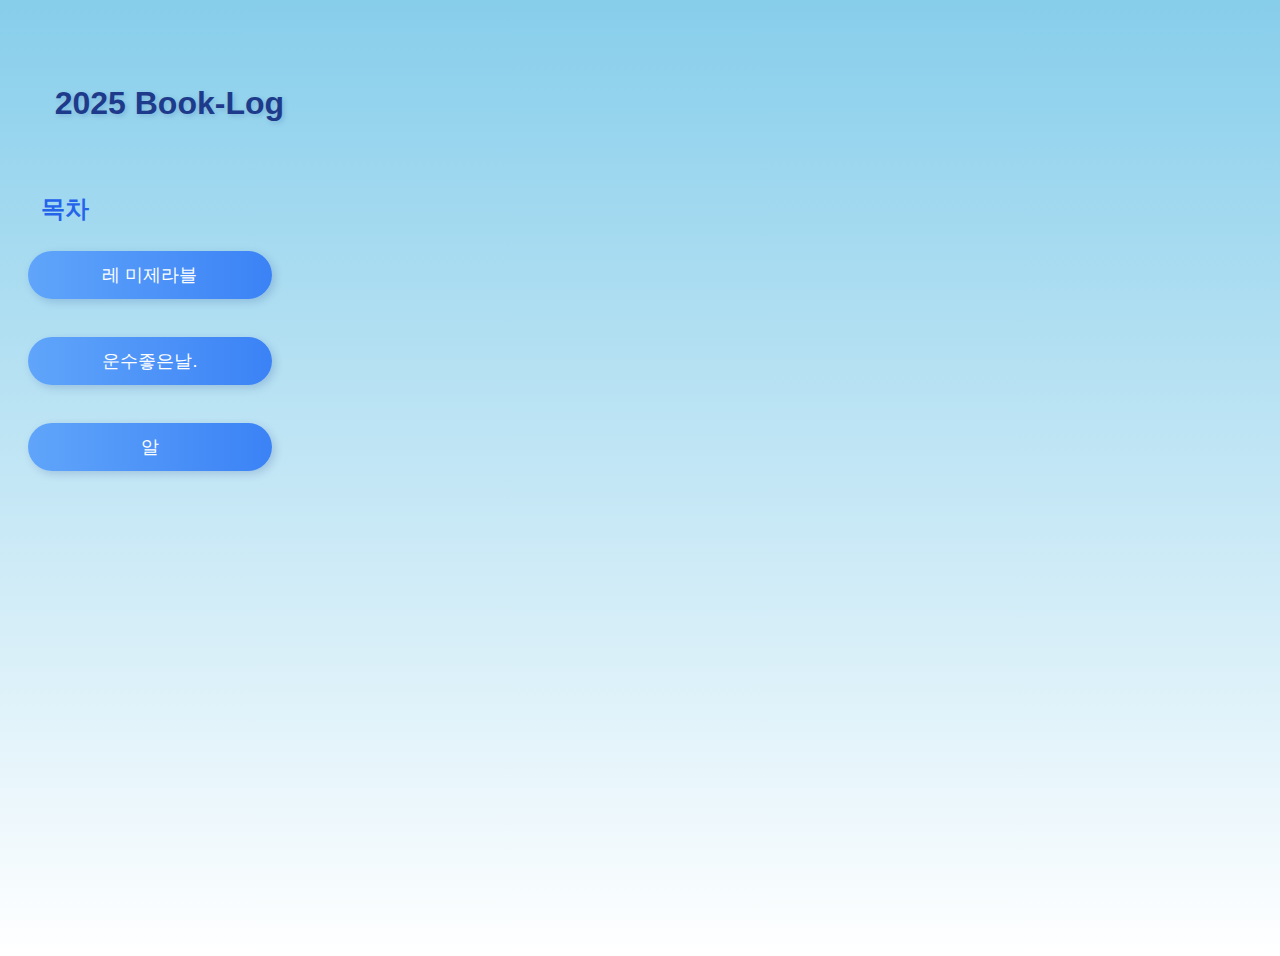
<file: index.html>
<!DOCTYPE html>
<html>
<head>
    <title>My Reading Log</title>
    <link rel="stylesheet" type="text/css" href="styles.css">
</head>
<body>
<br><br>
<h1>&nbsp;&nbsp; 2025 Book-Log</h1>
<br><br>
<h2>&nbsp;&nbsp;목차</h2>
<p></p>
<!-- 하이퍼링크를 버튼처럼 스타일링 -->
<p>
    <a href="fpalwpfkqmf.html" class="button">레 미제라블</a><br><br>
    <a href="mrkim.html" class="button">운수좋은날.</a><br><br>
    <a href="egg.html" class="button">알</a><br><br>
</p>
</body>
</html>
</file>
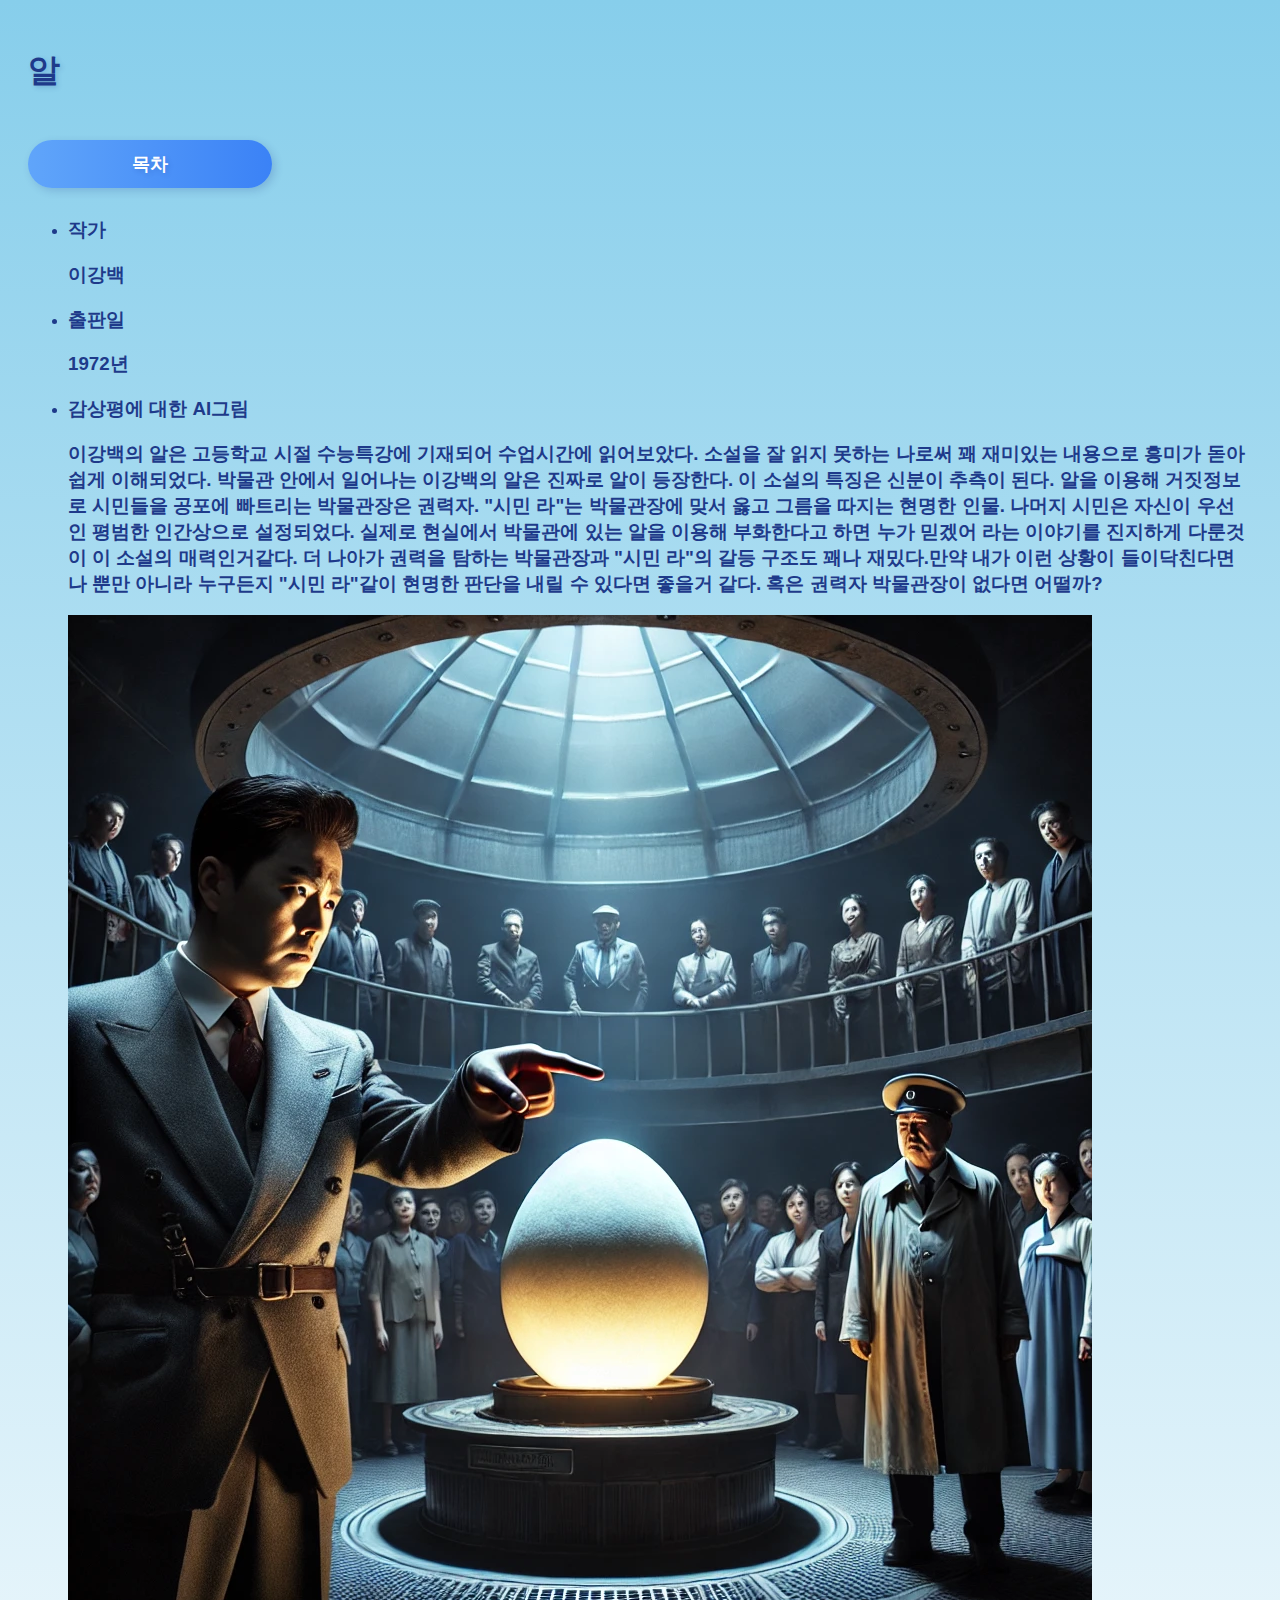
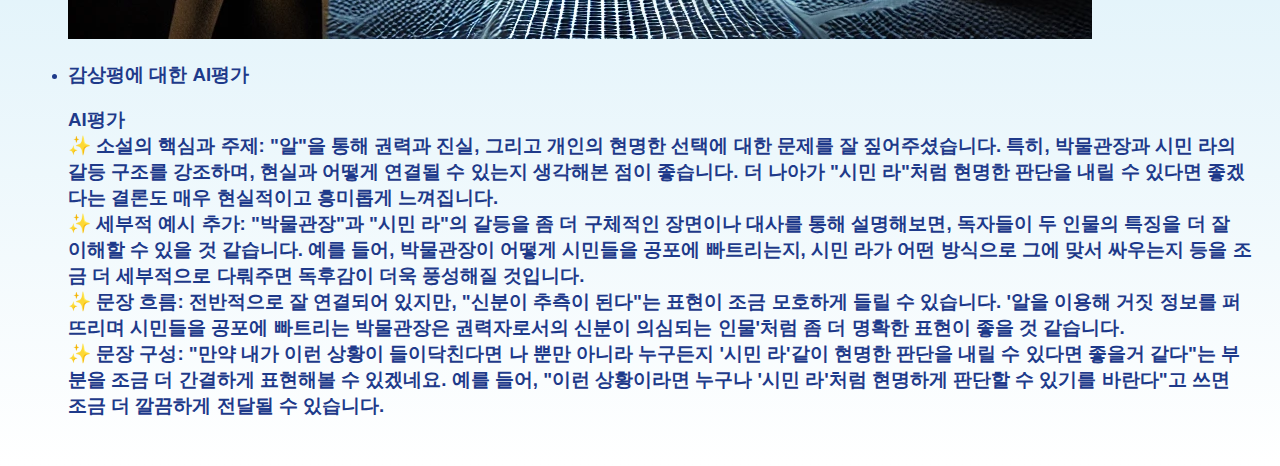
<file: egg.html>
<!DOCTYPE html>
<html>
<head>
    <title>알</title>
    <link rel="stylesheet" type="text/css" href="styles.css">
</head>
<body>

<h1>
    알<br><br>
    <a href="index.html" class="button">목차</a>
</h1>
<ul>
    <li><h3>작가</h3></li>
    <h3>이강백</h3>
    <li><h3>출판일</h3></li>
    <h3>1972년</h3>
    <li><h3>감상평에 대한 AI그림</h3></li>
    <h3>이강백의 알은 고등학교 시절 수능특강에 기재되어 수업시간에 읽어보았다. 소설을 잘 읽지 못하는 나로써 꽤 재미있는 내용으로 흥미가 돋아 쉽게 이해되었다. 박물관 안에서 일어나는 이강백의 알은 진짜로 알이 등장한다. 이 소설의 특징은 신분이 추측이 된다. 알을 이용해 거짓정보로 시민들을 공포에 빠트리는 박물관장은 권력자. "시민 라"는 박물관장에 맞서 옳고 그름을 따지는 현명한 인물. 나머지 시민은 자신이 우선인 평범한 인간상으로 설정되었다. 실제로 현실에서 박물관에 있는 알을 이용해 부화한다고 하면 누가 믿겠어 라는 이야기를 진지하게 다룬것이 이 소설의 매력인거같다. 더 나아가 권력을 탐하는 박물관장과 "시민 라"의 갈등 구조도 꽤나 재밌다.만약 내가 이런 상황이 들이닥친다면 나 뿐만 아니라 누구든지 "시민 라"같이 현명한 판단을 내릴 수 있다면 좋을거 같다. 혹은 권력자 박물관장이 없다면 어떨까?<br> 
    </h3>
    <img src="egg.webp" alt=egg">
    <li><h3>감상평에 대한 AI평가</h3></li>
    <h3>          AI평가<br>
        &#10024; 소설의 핵심과 주제: "알"을 통해 권력과 진실, 그리고 개인의 현명한 선택에 대한 문제를 잘 짚어주셨습니다. 특히, 박물관장과 시민 라의 갈등 구조를 강조하며, 현실과 어떻게 연결될 수 있는지 생각해본 점이 좋습니다. 더 나아가 "시민 라"처럼 현명한 판단을 내릴 수 있다면 좋겠다는 결론도 매우 현실적이고 흥미롭게 느껴집니다.<br>
        &#10024; 세부적 예시 추가: "박물관장"과 "시민 라"의 갈등을 좀 더 구체적인 장면이나 대사를 통해 설명해보면, 독자들이 두 인물의 특징을 더 잘 이해할 수 있을 것 같습니다. 예를 들어, 박물관장이 어떻게 시민들을 공포에 빠트리는지, 시민 라가 어떤 방식으로 그에 맞서 싸우는지 등을 조금 더 세부적으로 다뤄주면 독후감이 더욱 풍성해질 것입니다.<br>
        &#10024; 문장 흐름: 전반적으로 잘 연결되어 있지만, "신분이 추측이 된다"는 표현이 조금 모호하게 들릴 수 있습니다. '알을 이용해 거짓 정보를 퍼뜨리며 시민들을 공포에 빠트리는 박물관장은 권력자로서의 신분이 의심되는 인물'처럼 좀 더 명확한 표현이 좋을 것 같습니다.<br>
        &#10024; 문장 구성: "만약 내가 이런 상황이 들이닥친다면 나 뿐만 아니라 누구든지 '시민 라'같이 현명한 판단을 내릴 수 있다면 좋을거 같다"는 부분을 조금 더 간결하게 표현해볼 수 있겠네요. 예를 들어, "이런 상황이라면 누구나 '시민 라'처럼 현명하게 판단할 수 있기를 바란다"고 쓰면 조금 더 깔끔하게 전달될 수 있습니다.<br>
    </h3>
</ul>

</body>
</html>
</file>
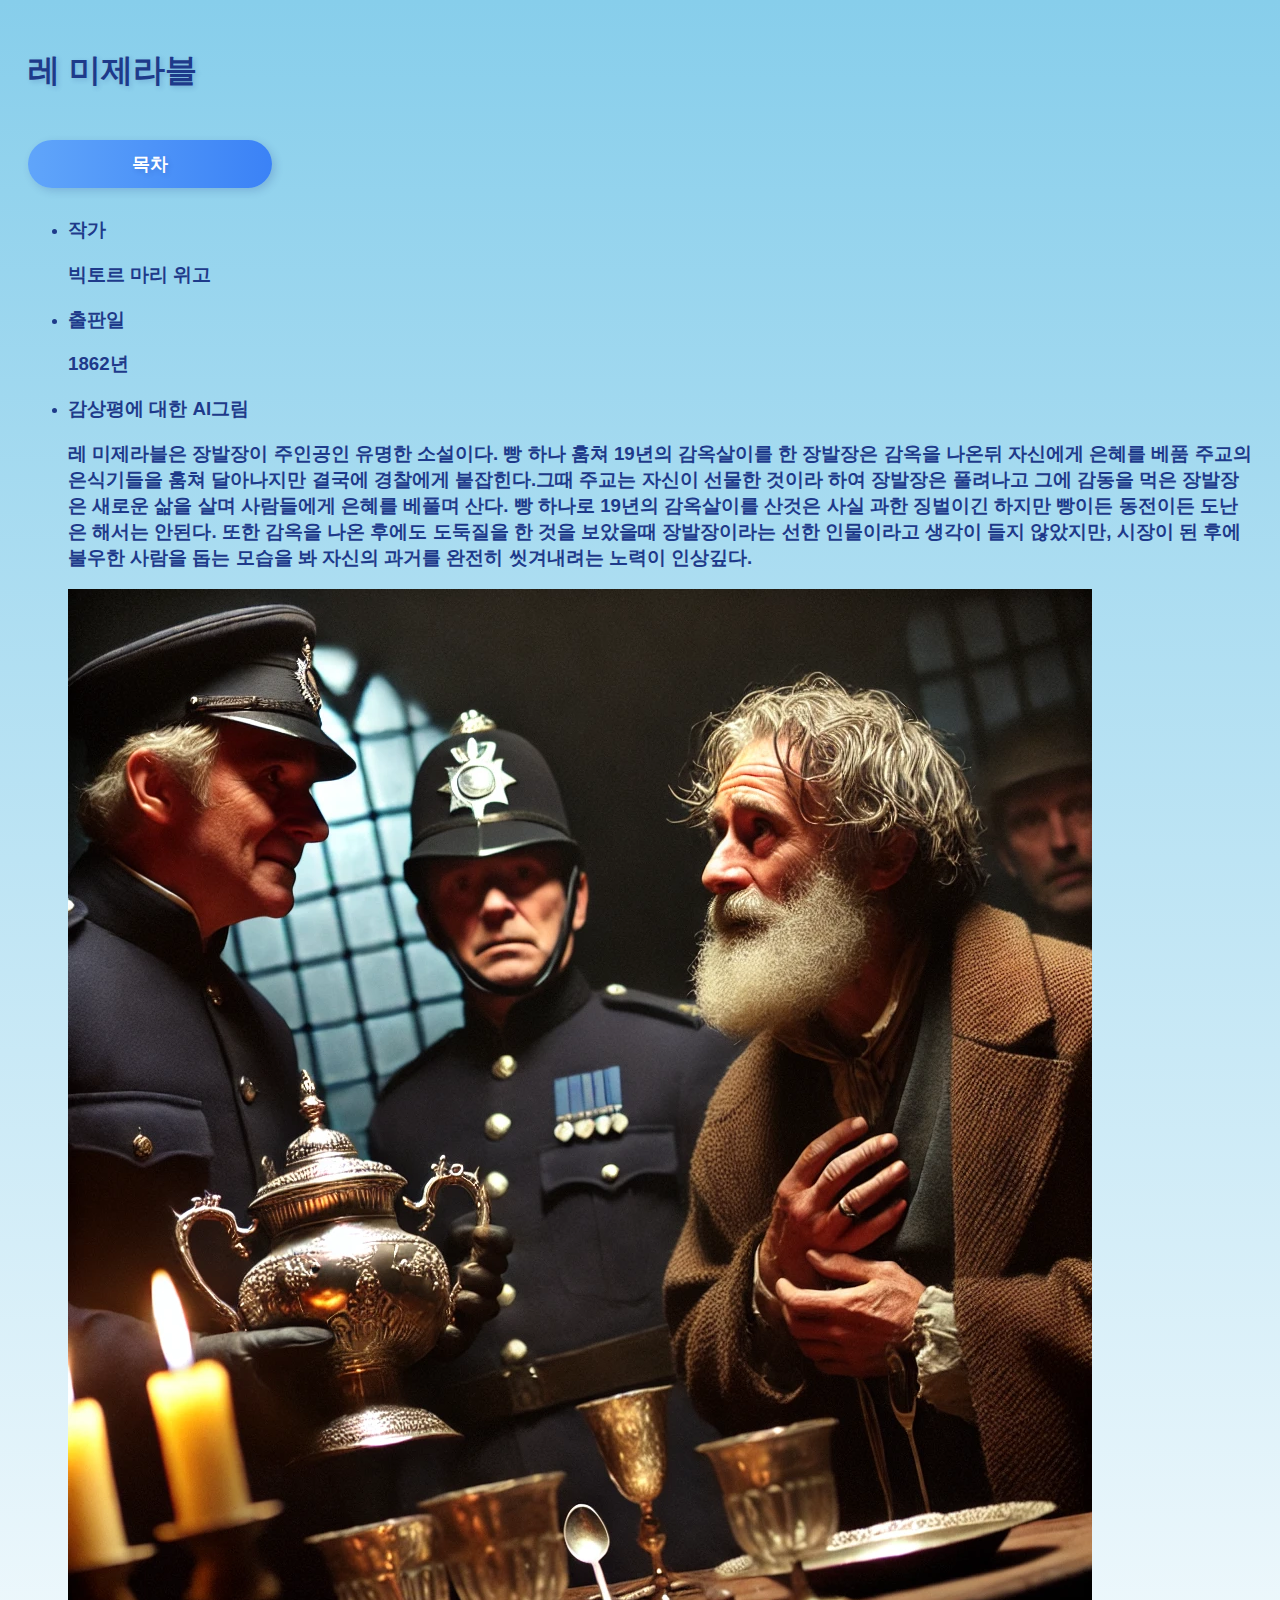
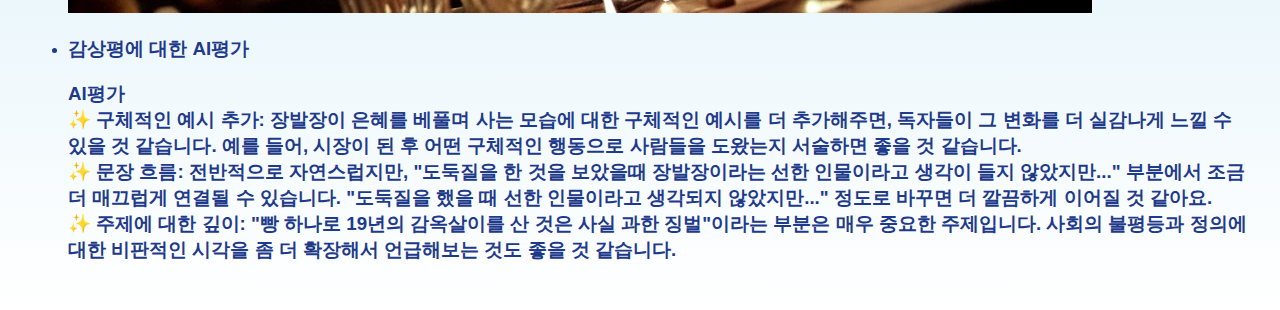
<file: fpalwpfkqmf.html>
<!DOCTYPE html>
<html>
<head>
    <title>레 미제라블</title>
    <link rel="stylesheet" type="text/css" href="styles.css">
</head>
<body>

<h1>
    레 미제라블<br><br>
    <a href="index.html" class="button">목차</a><br>
</h1>
<ul>
    <li><h3>작가</h3></li>
    <h3>빅토르 마리 위고</h3>
    <li><h3>출판일</h3></li>
    <h3>1862년</h3>
    <li><h3>감상평에 대한 AI그림</h3></li>
    <h3>레 미제라블은 장발장이 주인공인 유명한 소설이다. 빵 하나 훔쳐 19년의 감옥살이를 한 장발장은 감옥을 나온뒤 자신에게 은혜를 베품 주교의 은식기들을 훔쳐 달아나지만 결국에 경찰에게 붙잡힌다.그때 주교는 자신이 선물한 것이라 하여 장발장은 풀려나고 그에 감동을 먹은 장발장은 
새로운 삶을 살며 사람들에게 은혜를 베풀며 산다. 빵 하나로 19년의 감옥살이를 산것은 사실 과한 징벌이긴 하지만 빵이든 동전이든 도난은 해서는 안된다. 또한 감옥을 나온 후에도 도둑질을 한 것을 보았을때 장발장이라는 선한 인물이라고 생각이 들지 않았지만, 시장이 된 후에 불우한 사람을 돕는 모습을 봐 자신의 과거를 완전히 씻겨내려는 노력이 인상깊다.<br> 
    </h3>
    <img src="jang.webp" alt=장발장">
    <li><h3>감상평에 대한 AI평가</h3></li>
    <h3>          AI평가<br>
       &#10024; 구체적인 예시 추가: 장발장이 은혜를 베풀며 사는 모습에 대한 구체적인 예시를 더 추가해주면, 독자들이 그 변화를 더 실감나게 느낄 수 있을 것 같습니다. 예를 들어, 시장이 된 후 어떤 구체적인 행동으로 사람들을 도왔는지 서술하면 좋을 것 같습니다.<br>
        &#10024; 문장 흐름: 전반적으로 자연스럽지만, "도둑질을 한 것을 보았을때 장발장이라는 선한 인물이라고 생각이 들지 않았지만..." 부분에서 조금 더 매끄럽게 연결될 수 있습니다. "도둑질을 했을 때 선한 인물이라고 생각되지 않았지만..." 정도로 바꾸면 더 깔끔하게 이어질 것 같아요.<br>
        &#10024; 주제에 대한 깊이: "빵 하나로 19년의 감옥살이를 산 것은 사실 과한 징벌"이라는 부분은 매우 중요한 주제입니다. 사회의 불평등과 정의에 대한 비판적인 시각을 좀 더 확장해서 언급해보는 것도 좋을 것 같습니다.<br>

    </h3>
</ul>

</body>
</html>
</file>
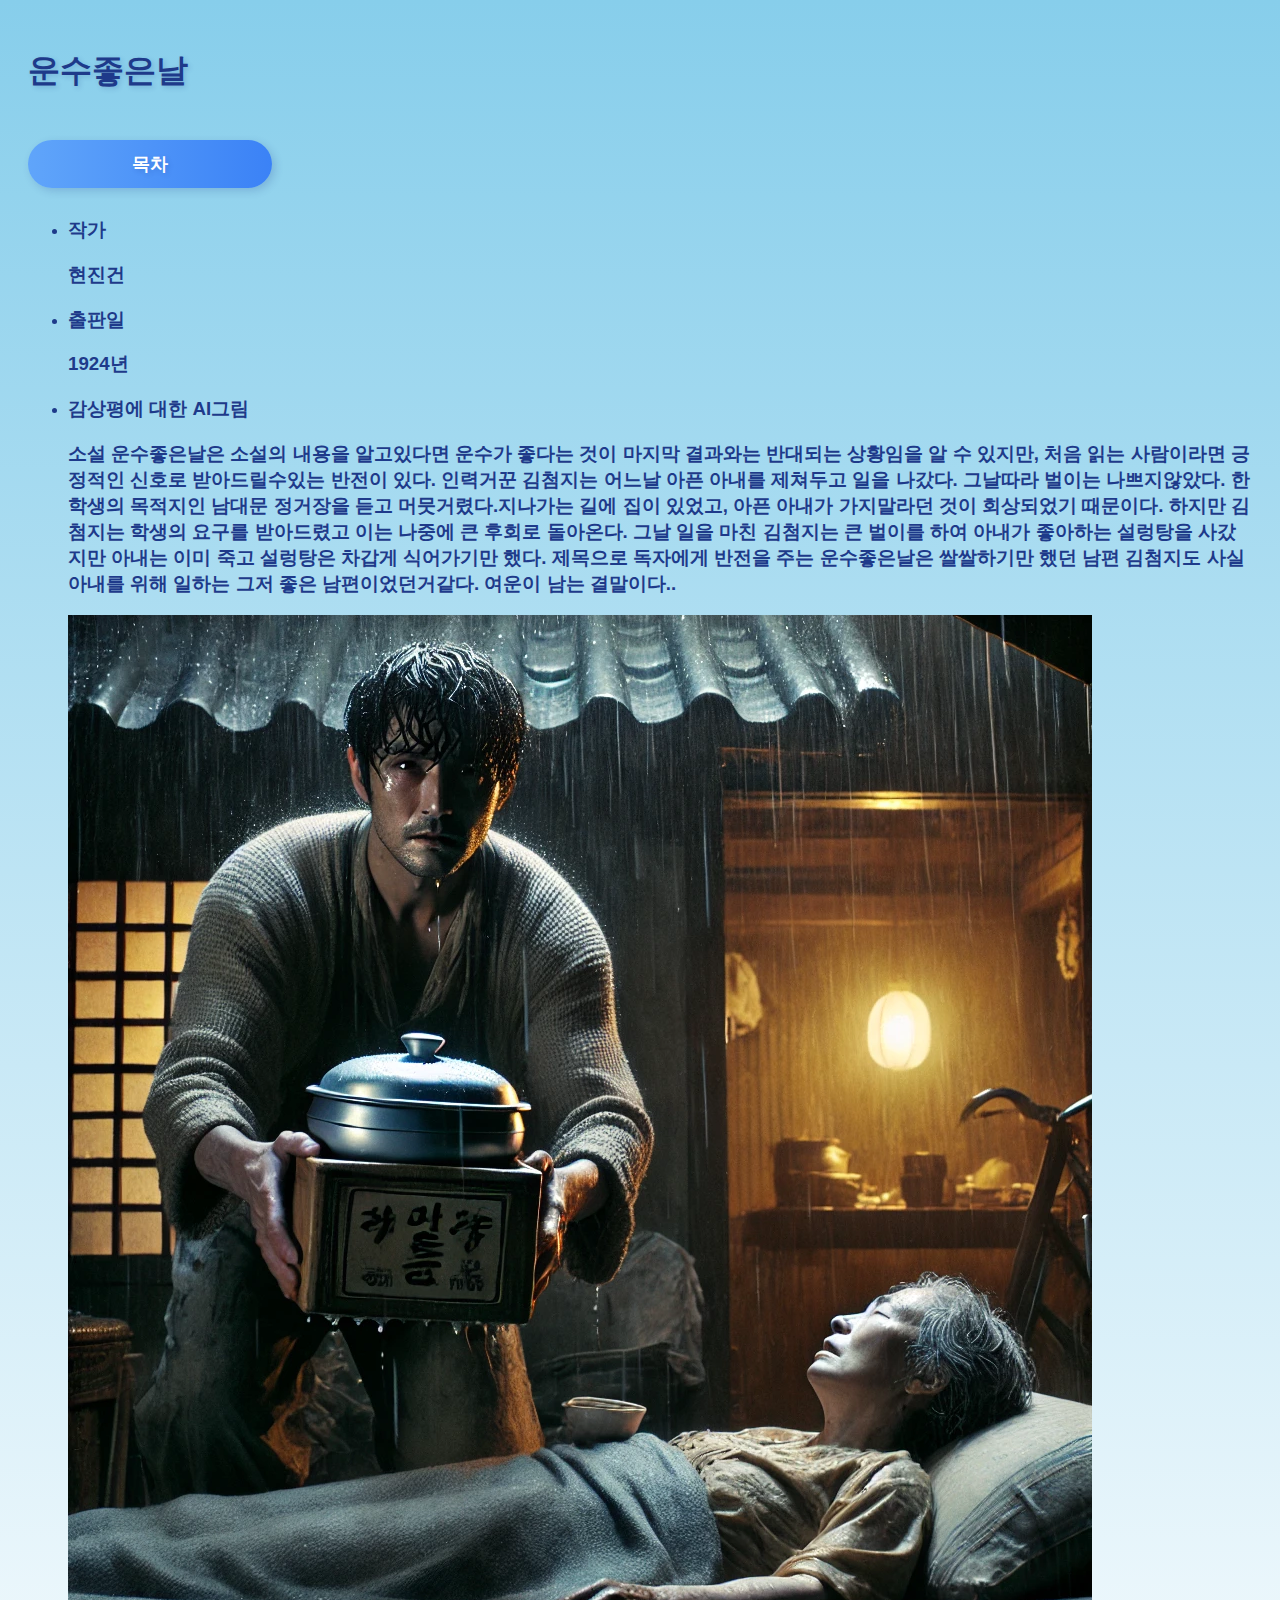
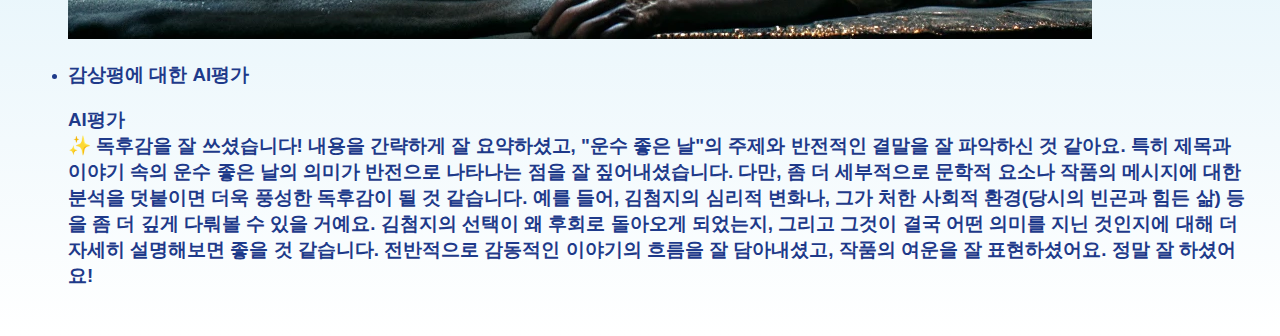
<file: mrkim.html>
<!DOCTYPE html>
<html>
<head>
    <title>운수좋은날</title>
    <link rel="stylesheet" type="text/css" href="styles.css">
</head>
<body>

<h1>
    운수좋은날<br><br>
    <a href="index.html" class="button">목차</a>
</h1>
<ul>
    <li><h3>작가</h3></li>
    <h3>현진건</h3>
    <li><h3>출판일</h3></li>
    <h3>1924년</h3>
    <li><h3>감상평에 대한 AI그림</h3></li>
    <h3>소설 운수좋은날은 소설의 내용을 알고있다면 운수가 좋다는 것이 마지막 결과와는 반대되는 상황임을 알 수 있지만, 처음 읽는 사람이라면 긍정적인 신호로 받아드릴수있는 반전이 있다.
인력거꾼 김첨지는 어느날 아픈 아내를 제쳐두고 일을 나갔다. 그날따라 벌이는 나쁘지않았다.
한 학생의 목적지인 남대문 정거장을 듣고 머뭇거렸다.지나가는 길에 집이 있었고, 아픈 아내가 가지말라던 것이 회상되었기 때문이다. 하지만 김첨지는 학생의 요구를 받아드렸고 이는 나중에 큰 후회로 돌아온다. 그날 일을 마친 김첨지는 큰 벌이를 하여 아내가 좋아하는 설렁탕을 사갔지만 아내는 이미 죽고 설렁탕은 차갑게 식어가기만 했다. 제목으로 독자에게 반전을 주는 운수좋은날은 쌀쌀하기만 했던 남편 김첨지도 사실 아내를 위해 일하는 그저 좋은 남편이었던거같다.
여운이 남는 결말이다..<br> 
    </h3>
    <img src="mrkim.webp" alt=김첨지">
    <li><h3>감상평에 대한 AI평가</h3></li>
    <h3>          AI평가<br>
        &#10024; 독후감을 잘 쓰셨습니다! 내용을 간략하게 잘 요약하셨고, "운수 좋은 날"의 주제와 반전적인 결말을 잘 파악하신 것 같아요. 특히 제목과 이야기 속의 운수 좋은 날의 의미가 반전으로 나타나는 점을 잘 짚어내셨습니다.

다만, 좀 더 세부적으로 문학적 요소나 작품의 메시지에 대한 분석을 덧붙이면 더욱 풍성한 독후감이 될 것 같습니다. 예를 들어, 김첨지의 심리적 변화나, 그가 처한 사회적 환경(당시의 빈곤과 힘든 삶) 등을 좀 더 깊게 다뤄볼 수 있을 거예요. 김첨지의 선택이 왜 후회로 돌아오게 되었는지, 그리고 그것이 결국 어떤 의미를 지닌 것인지에 대해 더 자세히 설명해보면 좋을 것 같습니다.

전반적으로 감동적인 이야기의 흐름을 잘 담아내셨고, 작품의 여운을 잘 표현하셨어요. 정말 잘 하셨어요!<br>
    </h3>
</ul>

</body>
</html>
</file>
<file: styles.css>
/* 기본 스타일 */
body {
    font-family: "Noto Sans KR", sans-serif;
    background: linear-gradient(to bottom, #87CEEB, #ffffff);
    color: #1E3A8A;
    text-align: left;
    padding: 20px;
    min-height: 100vh;
    position: relative;
}

/* 제목 스타일 */
h1 {
    font-size: 32px;
    font-weight: bold;
    color: #1E3A8A;
    margin-bottom: 15px;
    text-shadow: 2px 2px 5px rgba(30, 58, 138, 0.2);
}

h2 {
    font-size: 24px;
    color: #2563EB;
    margin-bottom: 10px;
}

/* 버튼 스타일 */
.button {
    display: inline-block;
    width: 220px;
    padding: 12px;
    margin: 10px 0;
    text-align: center;
    font-size: 18px;
    color: white;
    background: linear-gradient(to right, #60A5FA, #3B82F6);
    text-decoration: none;
    border-radius: 30px;
    transition: all 0.3s ease-in-out;
    box-shadow: 3px 3px 8px rgba(30, 58, 138, 0.2);
}

.button:hover {
    background: linear-gradient(to right, #2563EB, #1E40AF);
    transform: translateY(-3px);
    box-shadow: 5px 5px 15px rgba(30, 58, 138, 0.3);
}

/* 구름 모양 추가 */
.cloud {
    position: absolute;
    background: white;
    width: 100px;
    height: 50px;
    border-radius: 50px;
    box-shadow: 20px 10px 30px rgba(255, 255, 255, 0.7);
    opacity: 0.8;
}

.cloud::before,
.cloud::after {
    content: "";
    position: absolute;
    background: white;
    width: 80px;
    height: 60px;
    border-radius: 50%;
    box-shadow: 20px 10px 30px rgba(255, 255, 255, 0.7);
}

.cloud::before {
    top: -30px;
    left: 20px;
}

.cloud::after {
    top: -20px;
    left: 60px;
}

/* 구름 위치 조정 */
.cloud1 { top: 10%; left: 10%; }
.cloud2 { top: 20%; left: 50%; }
.cloud3 { top: 30%; left: 80%; }
</file>
